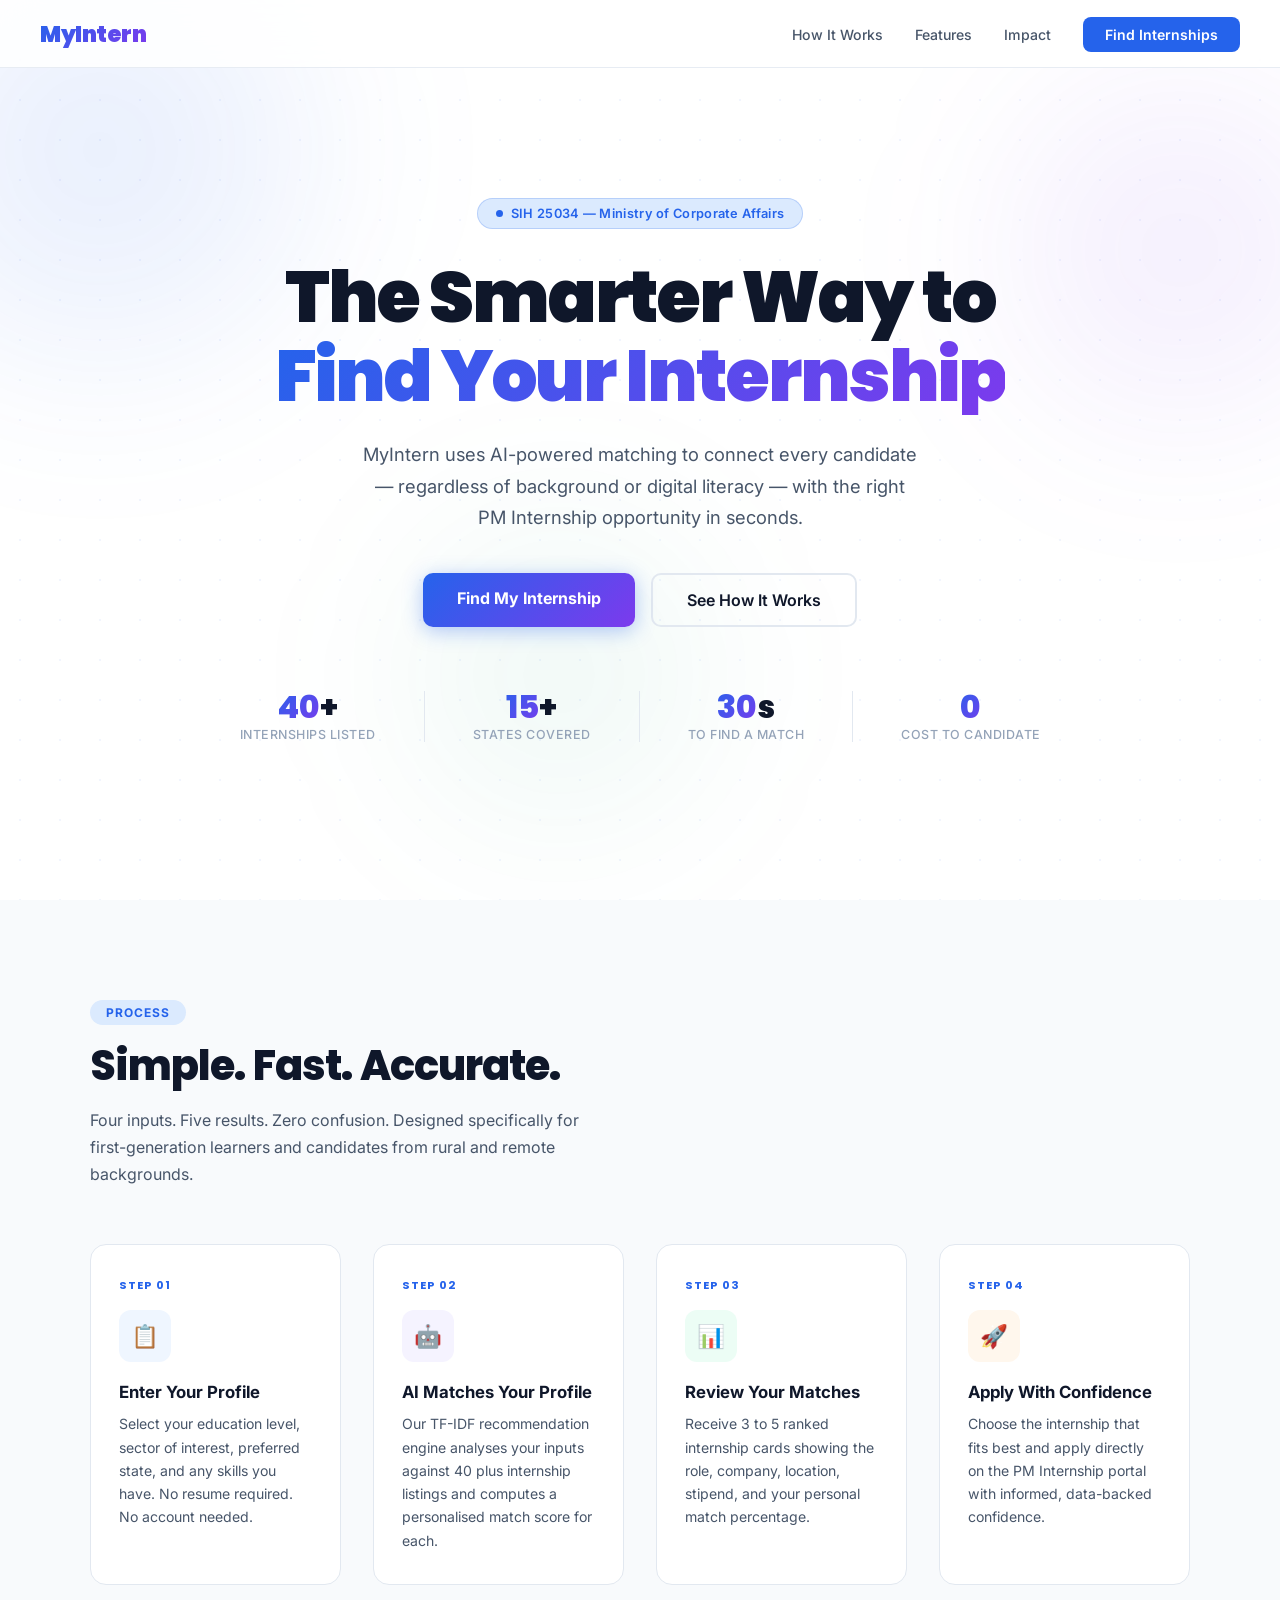
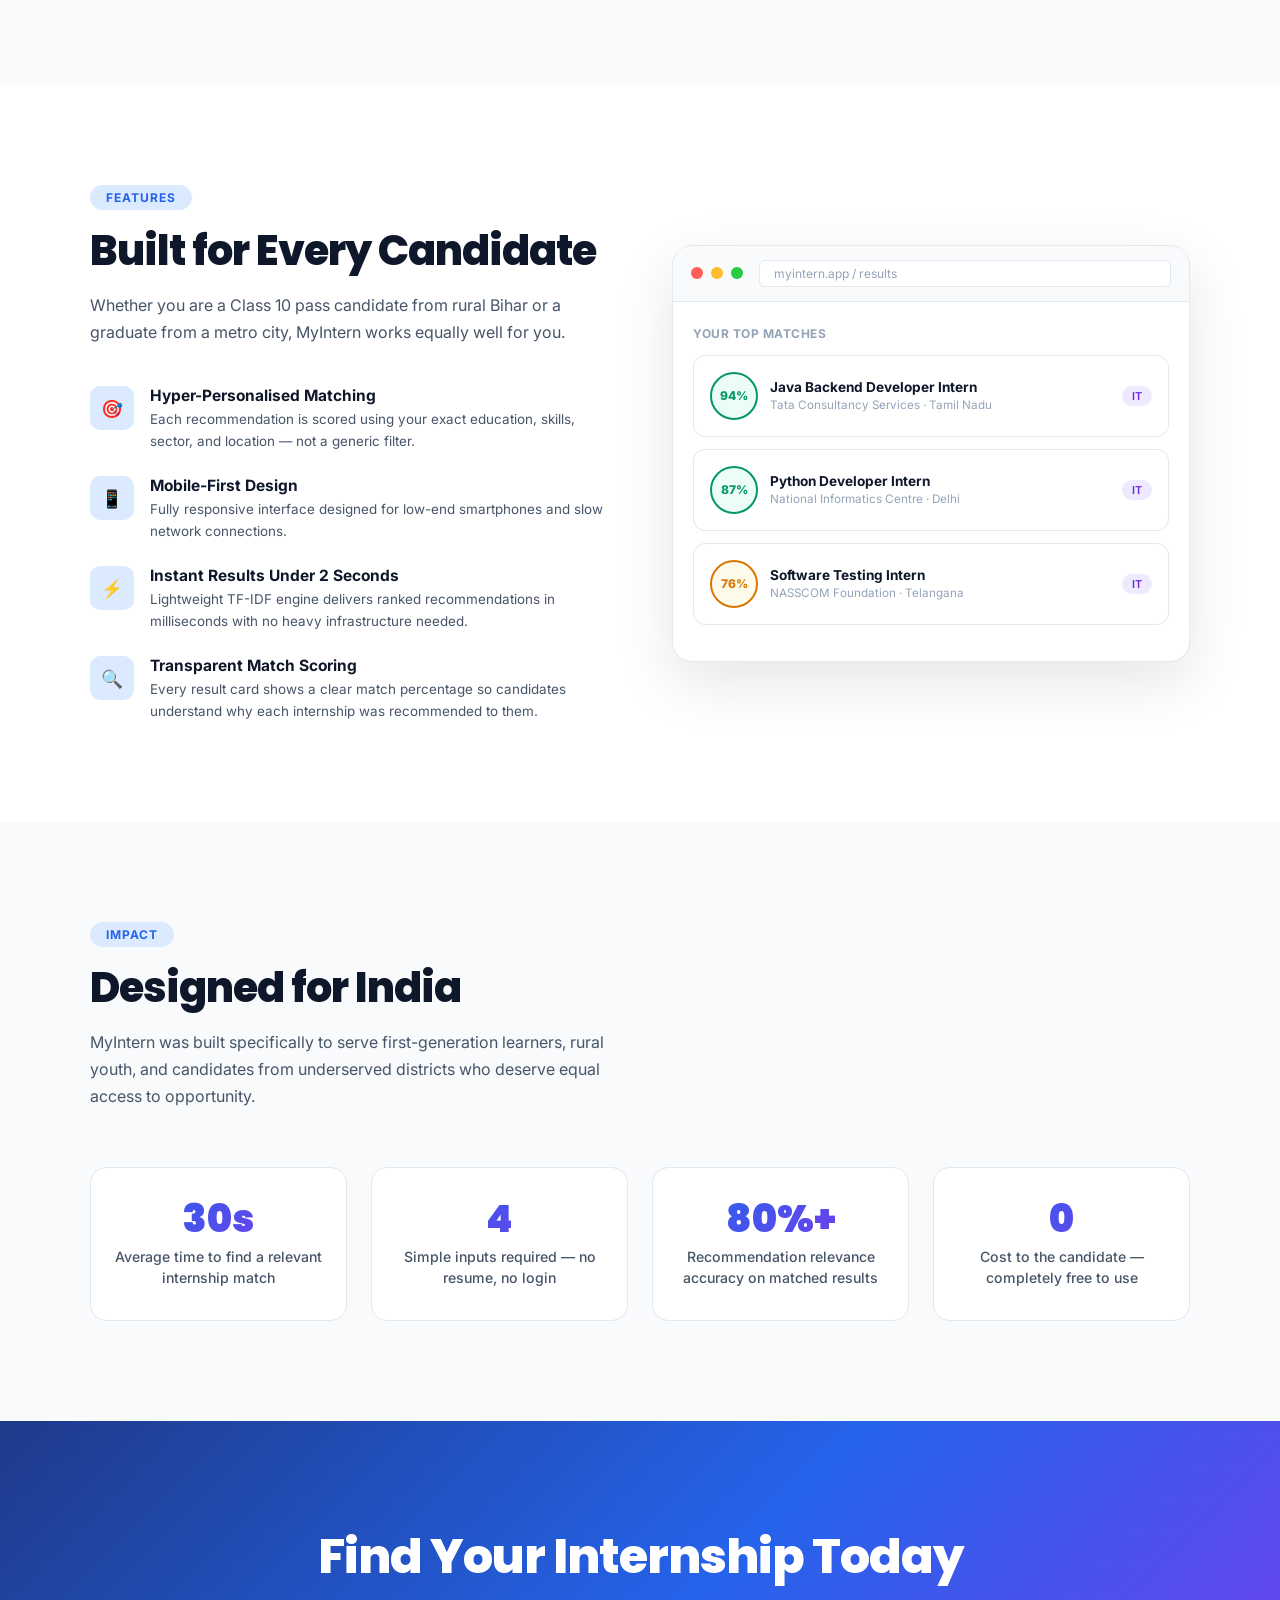
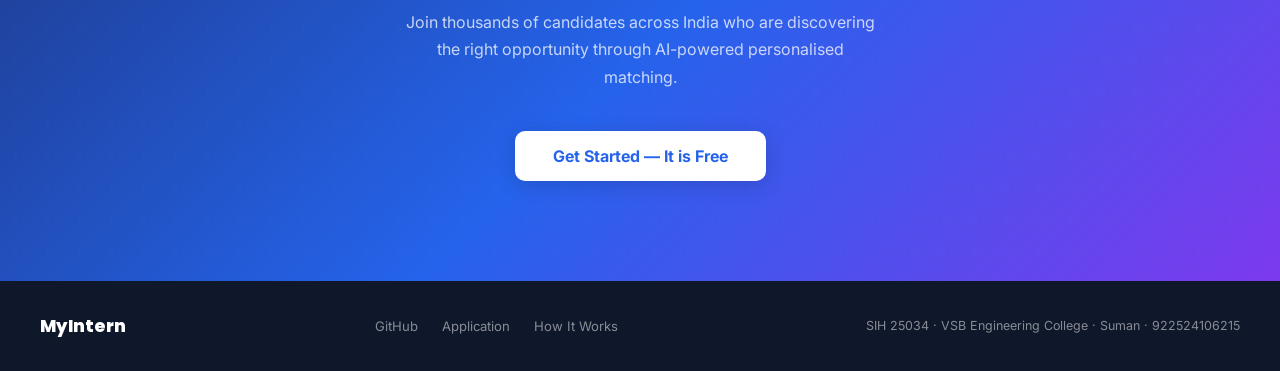
<file: frontend/landing.html>
<!DOCTYPE html>
<html lang="en">
<head>
  <meta charset="UTF-8"/>
  <meta name="viewport" content="width=device-width, initial-scale=1.0"/>
  <title>MyIntern — AI Internship Recommendation</title>
  <link rel="preconnect" href="https://fonts.googleapis.com"/>
  <link rel="preconnect" href="https://fonts.gstatic.com" crossorigin/>
  <link href="https://fonts.googleapis.com/css2?family=Inter:wght@300;400;500;600;700;800;900&family=Poppins:wght@700;800;900&display=swap" rel="stylesheet"/>
  <style>

    /* ── VARIABLES ──────────────────────────── */
    :root {
      --blue:        #2563EB;
      --blue-dark:   #1E40AF;
      --blue-light:  #DBEAFE;
      --purple:      #7C3AED;
      --green:       #059669;
      --text:        #0F172A;
      --text-mid:    #475569;
      --text-light:  #94A3B8;
      --bg:          #F8FAFC;
      --white:       #FFFFFF;
      --border:      #E2E8F0;
    }

    /* ── RESET ──────────────────────────────── */
    *, *::before, *::after {
      margin: 0; padding: 0;
      box-sizing: border-box;
    }

    html { scroll-behavior: smooth; }

    body {
      font-family: 'Inter', sans-serif;
      background: var(--white);
      color: var(--text);
      overflow-x: hidden;
    }

    /* ── NAVBAR ─────────────────────────────── */
    nav {
      position: fixed;
      top: 0; left: 0; right: 0;
      z-index: 100;
      padding: 0 40px;
      height: 68px;
      display: flex;
      align-items: center;
      justify-content: space-between;
      background: rgba(255,255,255,0.85);
      backdrop-filter: blur(16px);
      border-bottom: 1px solid rgba(226,232,240,0.8);
      transition: all 0.3s ease;
    }

    nav.scrolled {
      background: rgba(255,255,255,0.97);
      box-shadow: 0 2px 20px rgba(0,0,0,0.06);
    }

    .nav-brand {
      font-family: 'Poppins', sans-serif;
      font-size: 1.4rem;
      font-weight: 900;
      background: linear-gradient(135deg, var(--blue), var(--purple));
      -webkit-background-clip: text;
      -webkit-text-fill-color: transparent;
      background-clip: text;
      letter-spacing: -0.5px;
    }

    .nav-links {
      display: flex;
      align-items: center;
      gap: 32px;
      list-style: none;
    }

    .nav-links a {
      text-decoration: none;
      color: var(--text-mid);
      font-size: 0.88rem;
      font-weight: 500;
      transition: color 0.2s;
    }

    .nav-links a:hover {
      color: var(--blue);
    }

    .nav-cta {
      background: var(--blue);
      color: var(--white) !important;
      padding: 9px 22px;
      border-radius: 8px;
      font-weight: 600 !important;
      transition: all 0.2s !important;
    }

    .nav-cta:hover {
      background: var(--blue-dark);
      transform: translateY(-1px);
      box-shadow: 0 4px 12px rgba(37,99,235,0.3);
      color: var(--white) !important;
    }

    /* ── HERO SECTION ───────────────────────── */
    .hero {
      min-height: 100vh;
      display: flex;
      flex-direction: column;
      align-items: center;
      justify-content: center;
      text-align: center;
      padding: 120px 24px 80px;
      position: relative;
      overflow: hidden;
      background: var(--white);
    }

    /* Animated gradient orbs */
    .orb {
      position: absolute;
      border-radius: 50%;
      filter: blur(80px);
      animation: floatOrb 8s ease-in-out infinite;
      pointer-events: none;
    }

    .orb-1 {
      width: 500px; height: 500px;
      background: radial-gradient(circle, rgba(37,99,235,0.12), transparent);
      top: -100px; left: -150px;
      animation-delay: 0s;
    }

    .orb-2 {
      width: 400px; height: 400px;
      background: radial-gradient(circle, rgba(124,58,237,0.10), transparent);
      top: 50px; right: -100px;
      animation-delay: 2s;
    }

    .orb-3 {
      width: 350px; height: 350px;
      background: radial-gradient(circle, rgba(5,150,105,0.08), transparent);
      bottom: 50px; left: 30%;
      animation-delay: 4s;
    }

    @keyframes floatOrb {
      0%, 100% { transform: translate(0, 0) scale(1); }
      33%       { transform: translate(30px, -20px) scale(1.05); }
      66%       { transform: translate(-20px, 15px) scale(0.97); }
    }

    /* Grid dots background */
    .hero::before {
      content: '';
      position: absolute;
      inset: 0;
      background-image:
        radial-gradient(circle, rgba(37,99,235,0.06) 1px, transparent 1px);
      background-size: 40px 40px;
      pointer-events: none;
    }

    .hero-badge {
      display: inline-flex;
      align-items: center;
      gap: 8px;
      background: var(--blue-light);
      color: var(--blue);
      padding: 7px 18px;
      border-radius: 50px;
      font-size: 0.8rem;
      font-weight: 600;
      letter-spacing: 0.3px;
      margin-bottom: 28px;
      border: 1px solid rgba(37,99,235,0.2);
      opacity: 0;
      animation: fadeDown 0.6s ease 0.2s forwards;
    }

    .badge-dot {
      width: 7px;
      height: 7px;
      background: var(--blue);
      border-radius: 50%;
      animation: pulseDot 1.5s ease-in-out infinite;
    }

    @keyframes pulseDot {
      0%, 100% { opacity: 1; transform: scale(1); }
      50%       { opacity: 0.5; transform: scale(0.8); }
    }

    .hero-title {
      font-family: 'Poppins', sans-serif;
      font-size: clamp(2.6rem, 6vw, 4.5rem);
      font-weight: 900;
      line-height: 1.1;
      letter-spacing: -2px;
      margin-bottom: 24px;
      opacity: 0;
      animation: fadeUp 0.7s ease 0.4s forwards;
    }

    .hero-title .line-1 {
      display: block;
      color: var(--text);
    }

    .hero-title .line-2 {
      display: block;
      background: linear-gradient(135deg, var(--blue) 0%, var(--purple) 100%);
      -webkit-background-clip: text;
      -webkit-text-fill-color: transparent;
      background-clip: text;
    }

    .hero-sub {
      font-size: clamp(1rem, 2.5vw, 1.15rem);
      color: var(--text-mid);
      max-width: 560px;
      line-height: 1.7;
      margin: 0 auto 40px;
      font-weight: 400;
      opacity: 0;
      animation: fadeUp 0.7s ease 0.6s forwards;
    }

    .hero-actions {
      display: flex;
      gap: 16px;
      flex-wrap: wrap;
      justify-content: center;
      margin-bottom: 64px;
      opacity: 0;
      animation: fadeUp 0.7s ease 0.8s forwards;
    }

    .btn-primary {
      background: linear-gradient(135deg, var(--blue), var(--purple));
      color: var(--white);
      padding: 15px 34px;
      border-radius: 10px;
      font-size: 1rem;
      font-weight: 700;
      text-decoration: none;
      transition: all 0.3s ease;
      box-shadow: 0 4px 20px rgba(37,99,235,0.35);
      position: relative;
      overflow: hidden;
    }

    .btn-primary::after {
      content: '';
      position: absolute;
      inset: 0;
      background: linear-gradient(135deg, rgba(255,255,255,0.15), transparent);
      opacity: 0;
      transition: opacity 0.3s;
    }

    .btn-primary:hover {
      transform: translateY(-3px);
      box-shadow: 0 8px 30px rgba(37,99,235,0.45);
    }

    .btn-primary:hover::after {
      opacity: 1;
    }

    .btn-outline {
      background: transparent;
      color: var(--text);
      padding: 15px 34px;
      border-radius: 10px;
      font-size: 1rem;
      font-weight: 600;
      text-decoration: none;
      border: 2px solid var(--border);
      transition: all 0.3s ease;
    }

    .btn-outline:hover {
      border-color: var(--blue);
      color: var(--blue);
      transform: translateY(-2px);
    }

    /* Hero stats bar */
    .hero-stats {
      display: flex;
      gap: 48px;
      flex-wrap: wrap;
      justify-content: center;
      opacity: 0;
      animation: fadeUp 0.7s ease 1s forwards;
    }

    .stat-item {
      text-align: center;
    }

    .stat-number {
      font-family: 'Poppins', sans-serif;
      font-size: 2rem;
      font-weight: 800;
      color: var(--text);
      line-height: 1;
      margin-bottom: 4px;
    }

    .stat-number span {
      background: linear-gradient(135deg, var(--blue), var(--purple));
      -webkit-background-clip: text;
      -webkit-text-fill-color: transparent;
      background-clip: text;
    }

    .stat-desc {
      font-size: 0.78rem;
      color: var(--text-light);
      font-weight: 500;
      text-transform: uppercase;
      letter-spacing: 0.5px;
    }

    .stat-divider {
      width: 1px;
      background: var(--border);
      align-self: stretch;
    }

    /* ── HOW IT WORKS ───────────────────────── */
    .section {
      padding: 100px 24px;
    }

    .section-alt {
      background: var(--bg);
    }

    .section-inner {
      max-width: 1100px;
      margin: 0 auto;
    }

    .section-tag {
      display: inline-block;
      background: var(--blue-light);
      color: var(--blue);
      padding: 5px 16px;
      border-radius: 50px;
      font-size: 0.75rem;
      font-weight: 700;
      letter-spacing: 1px;
      text-transform: uppercase;
      margin-bottom: 16px;
    }

    .section-title {
      font-family: 'Poppins', sans-serif;
      font-size: clamp(1.8rem, 4vw, 2.6rem);
      font-weight: 800;
      letter-spacing: -1px;
      line-height: 1.2;
      margin-bottom: 16px;
      color: var(--text);
    }

    .section-sub {
      font-size: 1rem;
      color: var(--text-mid);
      max-width: 520px;
      line-height: 1.7;
    }

    /* Steps */
    .steps-grid {
      display: grid;
      grid-template-columns: repeat(auto-fit, minmax(240px, 1fr));
      gap: 32px;
      margin-top: 56px;
    }

    .step-card {
      background: var(--white);
      border: 1px solid var(--border);
      border-radius: 16px;
      padding: 32px 28px;
      position: relative;
      transition: all 0.3s ease;
      opacity: 0;
      transform: translateY(30px);
    }

    .step-card.visible {
      opacity: 1;
      transform: translateY(0);
    }

    .step-card:hover {
      border-color: rgba(37,99,235,0.3);
      box-shadow: 0 8px 32px rgba(37,99,235,0.08);
      transform: translateY(-4px);
    }

    .step-number {
      font-family: 'Poppins', sans-serif;
      font-size: 0.7rem;
      font-weight: 700;
      color: var(--blue);
      letter-spacing: 1px;
      text-transform: uppercase;
      margin-bottom: 16px;
    }

    .step-icon-box {
      width: 52px;
      height: 52px;
      border-radius: 12px;
      display: flex;
      align-items: center;
      justify-content: center;
      margin-bottom: 20px;
      font-size: 1.4rem;
    }

    .icon-blue   { background: #EFF6FF; }
    .icon-purple { background: #F5F3FF; }
    .icon-green  { background: #ECFDF5; }
    .icon-orange { background: #FFF7ED; }

    .step-title {
      font-size: 1.05rem;
      font-weight: 700;
      margin-bottom: 10px;
      color: var(--text);
    }

    .step-desc {
      font-size: 0.88rem;
      color: var(--text-mid);
      line-height: 1.65;
    }

    .step-connector {
      position: absolute;
      top: 52px;
      right: -16px;
      width: 32px;
      height: 2px;
      background: linear-gradient(90deg, var(--border), transparent);
      display: none;
    }

    /* ── FEATURES SECTION ───────────────────── */
    .features-layout {
      display: grid;
      grid-template-columns: 1fr 1fr;
      gap: 64px;
      align-items: center;
      margin-top: 0;
    }

    .features-list {
      display: flex;
      flex-direction: column;
      gap: 24px;
    }

    .feature-item {
      display: flex;
      gap: 16px;
      align-items: flex-start;
      opacity: 0;
      transform: translateX(-20px);
      transition: all 0.5s ease;
    }

    .feature-item.visible {
      opacity: 1;
      transform: translateX(0);
    }

    .feature-icon {
      width: 44px;
      height: 44px;
      border-radius: 10px;
      background: var(--blue-light);
      display: flex;
      align-items: center;
      justify-content: center;
      font-size: 1.1rem;
      flex-shrink: 0;
    }

    .feature-text h4 {
      font-size: 0.97rem;
      font-weight: 700;
      margin-bottom: 4px;
      color: var(--text);
    }

    .feature-text p {
      font-size: 0.84rem;
      color: var(--text-mid);
      line-height: 1.6;
    }

    /* Preview card mockup */
    .preview-mockup {
      background: var(--white);
      border-radius: 20px;
      box-shadow: 0 20px 60px rgba(0,0,0,0.10);
      border: 1px solid var(--border);
      overflow: hidden;
      opacity: 0;
      transform: translateX(30px) scale(0.97);
      transition: all 0.6s ease;
    }

    .preview-mockup.visible {
      opacity: 1;
      transform: translateX(0) scale(1);
    }

    .mockup-bar {
      background: var(--bg);
      padding: 14px 18px;
      display: flex;
      align-items: center;
      gap: 8px;
      border-bottom: 1px solid var(--border);
    }

    .dot-red    { width:12px; height:12px; border-radius:50%; background:#FF5F57; }
    .dot-yellow { width:12px; height:12px; border-radius:50%; background:#FFBD2E; }
    .dot-green  { width:12px; height:12px; border-radius:50%; background:#28CA41; }

    .mockup-url {
      flex: 1;
      background: var(--white);
      border-radius: 6px;
      padding: 5px 14px;
      font-size: 0.75rem;
      color: var(--text-light);
      margin-left: 8px;
      border: 1px solid var(--border);
    }

    .mockup-body {
      padding: 24px 20px;
    }

    .mockup-card {
      border: 1px solid var(--border);
      border-radius: 12px;
      padding: 16px;
      margin-bottom: 12px;
      display: flex;
      align-items: center;
      gap: 12px;
      transition: all 0.3s ease;
      animation: shimmerCard 3s ease infinite;
    }

    .mockup-card:nth-child(2) { animation-delay: 0.3s; }
    .mockup-card:nth-child(3) { animation-delay: 0.6s; }

    @keyframes shimmerCard {
      0%, 100% { border-color: var(--border); }
      50%       { border-color: rgba(37,99,235,0.3); box-shadow: 0 0 0 3px rgba(37,99,235,0.05); }
    }

    .mockup-score {
      width: 48px;
      height: 48px;
      border-radius: 50%;
      display: flex;
      align-items: center;
      justify-content: center;
      font-size: 0.75rem;
      font-weight: 800;
      flex-shrink: 0;
    }

    .score-high   { background: #ECFDF5; color: #059669; border: 2px solid #059669; }
    .score-medium { background: #FFFBEB; color: #D97706; border: 2px solid #D97706; }

    .mockup-info {
      flex: 1;
    }

    .mockup-title {
      font-size: 0.85rem;
      font-weight: 700;
      color: var(--text);
      margin-bottom: 3px;
    }

    .mockup-sub {
      font-size: 0.73rem;
      color: var(--text-light);
    }

    .mockup-tag {
      font-size: 0.68rem;
      font-weight: 600;
      padding: 3px 10px;
      border-radius: 50px;
      background: #EDE9FE;
      color: #6D28D9;
    }

    /* ── IMPACT STATS ───────────────────────── */
    .impact-grid {
      display: grid;
      grid-template-columns: repeat(auto-fit, minmax(220px, 1fr));
      gap: 24px;
      margin-top: 56px;
    }

    .impact-card {
      background: var(--white);
      border: 1px solid var(--border);
      border-radius: 16px;
      padding: 32px 24px;
      text-align: center;
      transition: all 0.3s ease;
      opacity: 0;
      transform: translateY(20px);
    }

    .impact-card.visible {
      opacity: 1;
      transform: translateY(0);
    }

    .impact-card:hover {
      border-color: var(--blue);
      box-shadow: 0 8px 24px rgba(37,99,235,0.08);
      transform: translateY(-4px);
    }

    .impact-number {
      font-family: 'Poppins', sans-serif;
      font-size: 2.4rem;
      font-weight: 900;
      background: linear-gradient(135deg, var(--blue), var(--purple));
      -webkit-background-clip: text;
      -webkit-text-fill-color: transparent;
      background-clip: text;
      margin-bottom: 8px;
      line-height: 1;
    }

    .impact-label {
      font-size: 0.88rem;
      color: var(--text-mid);
      font-weight: 500;
      line-height: 1.5;
    }

    /* ── CTA SECTION ────────────────────────── */
    .cta-section {
      background: linear-gradient(135deg, #1E3A8A 0%, #2563EB 50%, #7C3AED 100%);
      padding: 100px 24px;
      text-align: center;
      position: relative;
      overflow: hidden;
    }

    .cta-section::before {
      content: '';
      position: absolute;
      inset: 0;
      background-image:
        radial-gradient(circle, rgba(255,255,255,0.04) 1px, transparent 1px);
      background-size: 32px 32px;
    }

    .cta-section h2 {
      font-family: 'Poppins', sans-serif;
      font-size: clamp(2rem, 5vw, 3rem);
      font-weight: 800;
      color: var(--white);
      letter-spacing: -1px;
      margin-bottom: 16px;
      position: relative;
    }

    .cta-section p {
      font-size: 1rem;
      color: rgba(255,255,255,0.75);
      max-width: 480px;
      margin: 0 auto 40px;
      line-height: 1.7;
      position: relative;
    }

    .btn-white {
      background: var(--white);
      color: var(--blue);
      padding: 15px 38px;
      border-radius: 10px;
      font-size: 1rem;
      font-weight: 700;
      text-decoration: none;
      display: inline-block;
      transition: all 0.3s ease;
      position: relative;
      box-shadow: 0 4px 20px rgba(0,0,0,0.15);
    }

    .btn-white:hover {
      transform: translateY(-3px);
      box-shadow: 0 8px 30px rgba(0,0,0,0.2);
    }

    /* ── FOOTER ─────────────────────────────── */
    footer {
      background: var(--text);
      color: rgba(255,255,255,0.5);
      padding: 32px 40px;
      display: flex;
      align-items: center;
      justify-content: space-between;
      flex-wrap: wrap;
      gap: 16px;
    }

    .footer-brand {
      font-family: 'Poppins', sans-serif;
      font-size: 1.1rem;
      font-weight: 800;
      color: var(--white);
    }

    .footer-links {
      display: flex;
      gap: 24px;
    }

    .footer-links a {
      color: rgba(255,255,255,0.5);
      text-decoration: none;
      font-size: 0.82rem;
      transition: color 0.2s;
    }

    .footer-links a:hover {
      color: var(--white);
    }

    .footer-copy {
      font-size: 0.78rem;
    }

    /* ── ANIMATIONS ─────────────────────────── */
    @keyframes fadeDown {
      from { opacity: 0; transform: translateY(-12px); }
      to   { opacity: 1; transform: translateY(0); }
    }

    @keyframes fadeUp {
      from { opacity: 0; transform: translateY(20px); }
      to   { opacity: 1; transform: translateY(0); }
    }

    /* ── RESPONSIVE ─────────────────────────── */
    @media (max-width: 900px) {
      .features-layout {
        grid-template-columns: 1fr;
        gap: 40px;
      }

      .preview-mockup {
        transform: none;
      }

      nav { padding: 0 20px; }

      .nav-links {
        display: none;
      }
    }

    @media (max-width: 600px) {
      .hero-stats { gap: 24px; }
      .stat-divider { display: none; }
      .hero { padding: 100px 16px 60px; }
      .section { padding: 70px 16px; }
      footer { padding: 24px 20px; }
      .steps-grid { gap: 20px; }
    }

  </style>
</head>

<body>

  <!-- ══ NAVBAR ════════════════════════════════ -->
  <nav id="navbar">
    <div class="nav-brand">MyIntern</div>
    <ul class="nav-links">
      <li><a href="#how-it-works">How It Works</a></li>
      <li><a href="#features">Features</a></li>
      <li><a href="#impact">Impact</a></li>
      <li><a href="/app" class="nav-cta">Find Internships</a></li>
    </ul>
  </nav>

  <!-- ══ HERO ══════════════════════════════════ -->
  <section class="hero">
    <div class="orb orb-1"></div>
    <div class="orb orb-2"></div>
    <div class="orb orb-3"></div>

    <div class="hero-badge">
      <span class="badge-dot"></span>
      SIH 25034 — Ministry of Corporate Affairs
    </div>

    <h1 class="hero-title">
      <span class="line-1">The Smarter Way to</span>
      <span class="line-2">Find Your Internship</span>
    </h1>

    <p class="hero-sub">
      MyIntern uses AI-powered matching to connect every
      candidate — regardless of background or digital literacy —
      with the right PM Internship opportunity in seconds.
    </p>

    <div class="hero-actions">
      <a href="/app" class="btn-primary">Find My Internship</a>
      <a href="#how-it-works" class="btn-outline">See How It Works</a>
    </div>

    <div class="hero-stats">
      <div class="stat-item">
        <div class="stat-number"><span>40</span>+</div>
        <div class="stat-desc">Internships Listed</div>
      </div>
      <div class="stat-divider"></div>
      <div class="stat-item">
        <div class="stat-number"><span>15</span>+</div>
        <div class="stat-desc">States Covered</div>
      </div>
      <div class="stat-divider"></div>
      <div class="stat-item">
        <div class="stat-number"><span>30</span>s</div>
        <div class="stat-desc">To Find a Match</div>
      </div>
      <div class="stat-divider"></div>
      <div class="stat-item">
        <div class="stat-number"><span>0</span></div>
        <div class="stat-desc">Cost to Candidate</div>
      </div>
    </div>
  </section>

  <!-- ══ HOW IT WORKS ══════════════════════════ -->
  <section class="section section-alt" id="how-it-works">
    <div class="section-inner">
      <div class="section-tag">Process</div>
      <h2 class="section-title">Simple. Fast. Accurate.</h2>
      <p class="section-sub">
        Four inputs. Five results. Zero confusion.
        Designed specifically for first-generation learners
        and candidates from rural and remote backgrounds.
      </p>

      <div class="steps-grid">

        <div class="step-card" data-animate>
          <div class="step-number">Step 01</div>
          <div class="step-icon-box icon-blue">📋</div>
          <h3 class="step-title">Enter Your Profile</h3>
          <p class="step-desc">
            Select your education level, sector of interest,
            preferred state, and any skills you have.
            No resume required. No account needed.
          </p>
        </div>

        <div class="step-card" data-animate>
          <div class="step-number">Step 02</div>
          <div class="step-icon-box icon-purple">🤖</div>
          <h3 class="step-title">AI Matches Your Profile</h3>
          <p class="step-desc">
            Our TF-IDF recommendation engine analyses your
            inputs against 40 plus internship listings and
            computes a personalised match score for each.
          </p>
        </div>

        <div class="step-card" data-animate>
          <div class="step-number">Step 03</div>
          <div class="step-icon-box icon-green">📊</div>
          <h3 class="step-title">Review Your Matches</h3>
          <p class="step-desc">
            Receive 3 to 5 ranked internship cards showing
            the role, company, location, stipend, and
            your personal match percentage.
          </p>
        </div>

        <div class="step-card" data-animate>
          <div class="step-number">Step 04</div>
          <div class="step-icon-box icon-orange">🚀</div>
          <h3 class="step-title">Apply With Confidence</h3>
          <p class="step-desc">
            Choose the internship that fits best and apply
            directly on the PM Internship portal with
            informed, data-backed confidence.
          </p>
        </div>

      </div>
    </div>
  </section>

  <!-- ══ FEATURES ═══════════════════════════════ -->
  <section class="section" id="features">
    <div class="section-inner">
      <div class="features-layout">

        <!-- Left: Text -->
        <div>
          <div class="section-tag">Features</div>
          <h2 class="section-title">Built for Every Candidate</h2>
          <p class="section-sub" style="margin-bottom: 40px;">
            Whether you are a Class 10 pass candidate from rural Bihar
            or a graduate from a metro city, MyIntern works equally
            well for you.
          </p>

          <div class="features-list">

            <div class="feature-item" data-animate-left>
              <div class="feature-icon">🎯</div>
              <div class="feature-text">
                <h4>Hyper-Personalised Matching</h4>
                <p>Each recommendation is scored using your exact
                   education, skills, sector, and location — not a
                   generic filter.</p>
              </div>
            </div>

            <div class="feature-item" data-animate-left>
              <div class="feature-icon">📱</div>
              <div class="feature-text">
                <h4>Mobile-First Design</h4>
                <p>Fully responsive interface designed for
                   low-end smartphones and slow network
                   connections.</p>
              </div>
            </div>

            <div class="feature-item" data-animate-left>
              <div class="feature-icon">⚡</div>
              <div class="feature-text">
                <h4>Instant Results Under 2 Seconds</h4>
                <p>Lightweight TF-IDF engine delivers ranked
                   recommendations in milliseconds with no
                   heavy infrastructure needed.</p>
              </div>
            </div>

            <div class="feature-item" data-animate-left>
              <div class="feature-icon">🔍</div>
              <div class="feature-text">
                <h4>Transparent Match Scoring</h4>
                <p>Every result card shows a clear match percentage
                   so candidates understand why each internship
                   was recommended to them.</p>
              </div>
            </div>

          </div>
        </div>

        <!-- Right: Mockup -->
        <div>
          <div class="preview-mockup" data-animate-right>
            <div class="mockup-bar">
              <span class="dot-red"></span>
              <span class="dot-yellow"></span>
              <span class="dot-green"></span>
              <span class="mockup-url">myintern.app / results</span>
            </div>
            <div class="mockup-body">

              <div style="font-size:0.75rem;font-weight:700;color:#94A3B8;
                          text-transform:uppercase;letter-spacing:0.5px;
                          margin-bottom:14px;">
                Your Top Matches
              </div>

              <div class="mockup-card">
                <div class="mockup-score score-high">94%</div>
                <div class="mockup-info">
                  <div class="mockup-title">Java Backend Developer Intern</div>
                  <div class="mockup-sub">Tata Consultancy Services · Tamil Nadu</div>
                </div>
                <span class="mockup-tag">IT</span>
              </div>

              <div class="mockup-card">
                <div class="mockup-score score-high">87%</div>
                <div class="mockup-info">
                  <div class="mockup-title">Python Developer Intern</div>
                  <div class="mockup-sub">National Informatics Centre · Delhi</div>
                </div>
                <span class="mockup-tag">IT</span>
              </div>

              <div class="mockup-card">
                <div class="mockup-score score-medium">76%</div>
                <div class="mockup-info">
                  <div class="mockup-title">Software Testing Intern</div>
                  <div class="mockup-sub">NASSCOM Foundation · Telangana</div>
                </div>
                <span class="mockup-tag">IT</span>
              </div>

            </div>
          </div>
        </div>

      </div>
    </div>
  </section>

  <!-- ══ IMPACT ═════════════════════════════════ -->
  <section class="section section-alt" id="impact">
    <div class="section-inner">
      <div class="section-tag">Impact</div>
      <h2 class="section-title">Designed for India</h2>
      <p class="section-sub">
        MyIntern was built specifically to serve first-generation
        learners, rural youth, and candidates from underserved
        districts who deserve equal access to opportunity.
      </p>

      <div class="impact-grid">

        <div class="impact-card" data-animate>
          <div class="impact-number">30s</div>
          <div class="impact-label">Average time to find a relevant internship match</div>
        </div>

        <div class="impact-card" data-animate>
          <div class="impact-number">4</div>
          <div class="impact-label">Simple inputs required — no resume, no login</div>
        </div>

        <div class="impact-card" data-animate>
          <div class="impact-number">80%+</div>
          <div class="impact-label">Recommendation relevance accuracy on matched results</div>
        </div>

        <div class="impact-card" data-animate>
          <div class="impact-number">0</div>
          <div class="impact-label">Cost to the candidate — completely free to use</div>
        </div>

      </div>
    </div>
  </section>

  <!-- ══ CTA ════════════════════════════════════ -->
  <section class="cta-section">
    <h2>Find Your Internship Today</h2>
    <p>
      Join thousands of candidates across India who are
      discovering the right opportunity through
      AI-powered personalised matching.
    </p>
    <a href="/app" class="btn-white">Get Started — It is Free</a>
  </section>

  <!-- ══ FOOTER ════════════════════════════════ -->
  <footer>
    <div class="footer-brand">MyIntern</div>
    <div class="footer-links">
      <a href="https://github.com/sanjay2717/AIinternship" target="_blank">GitHub</a>
      <a href="/app">Application</a>
      <a href="#how-it-works">How It Works</a>
    </div>
    <div class="footer-copy">
      SIH 25034 · VSB Engineering College · Suman · 922524106215
    </div>
  </footer>

  <script>
    // ── NAVBAR SCROLL ──────────────────────────
    const navbar = document.getElementById("navbar");
    window.addEventListener("scroll", function () {
      if (window.scrollY > 40) {
        navbar.classList.add("scrolled");
      } else {
        navbar.classList.remove("scrolled");
      }
    });

    // ── INTERSECTION OBSERVER ──────────────────
    const observerOptions = {
      threshold: 0.15,
      rootMargin: "0px 0px -40px 0px"
    };

    // Fade up cards
    const upObserver = new IntersectionObserver(function (entries) {
      entries.forEach(function (entry, i) {
        if (entry.isIntersecting) {
          setTimeout(function () {
            entry.target.classList.add("visible");
          }, i * 120);
          upObserver.unobserve(entry.target);
        }
      });
    }, observerOptions);

    document.querySelectorAll("[data-animate]").forEach(function (el) {
      upObserver.observe(el);
    });

    // Fade left features
    const leftObserver = new IntersectionObserver(function (entries) {
      entries.forEach(function (entry, i) {
        if (entry.isIntersecting) {
          setTimeout(function () {
            entry.target.classList.add("visible");
          }, i * 150);
          leftObserver.unobserve(entry.target);
        }
      });
    }, observerOptions);

    document.querySelectorAll("[data-animate-left]").forEach(function (el) {
      leftObserver.observe(el);
    });

    // Fade right mockup
    const rightObserver = new IntersectionObserver(function (entries) {
      entries.forEach(function (entry) {
        if (entry.isIntersecting) {
          entry.target.classList.add("visible");
          rightObserver.unobserve(entry.target);
        }
      });
    }, observerOptions);

    document.querySelectorAll("[data-animate-right]").forEach(function (el) {
      rightObserver.observe(el);
    });

    // ── SMOOTH ANCHOR SCROLL ───────────────────
    document.querySelectorAll('a[href^="#"]').forEach(function (anchor) {
      anchor.addEventListener("click", function (e) {
        e.preventDefault();
        const target = document.querySelector(this.getAttribute("href"));
        if (target) {
          target.scrollIntoView({ behavior: "smooth", block: "start" });
        }
      });
    });
  </script>

</body>
</html>
</file>
